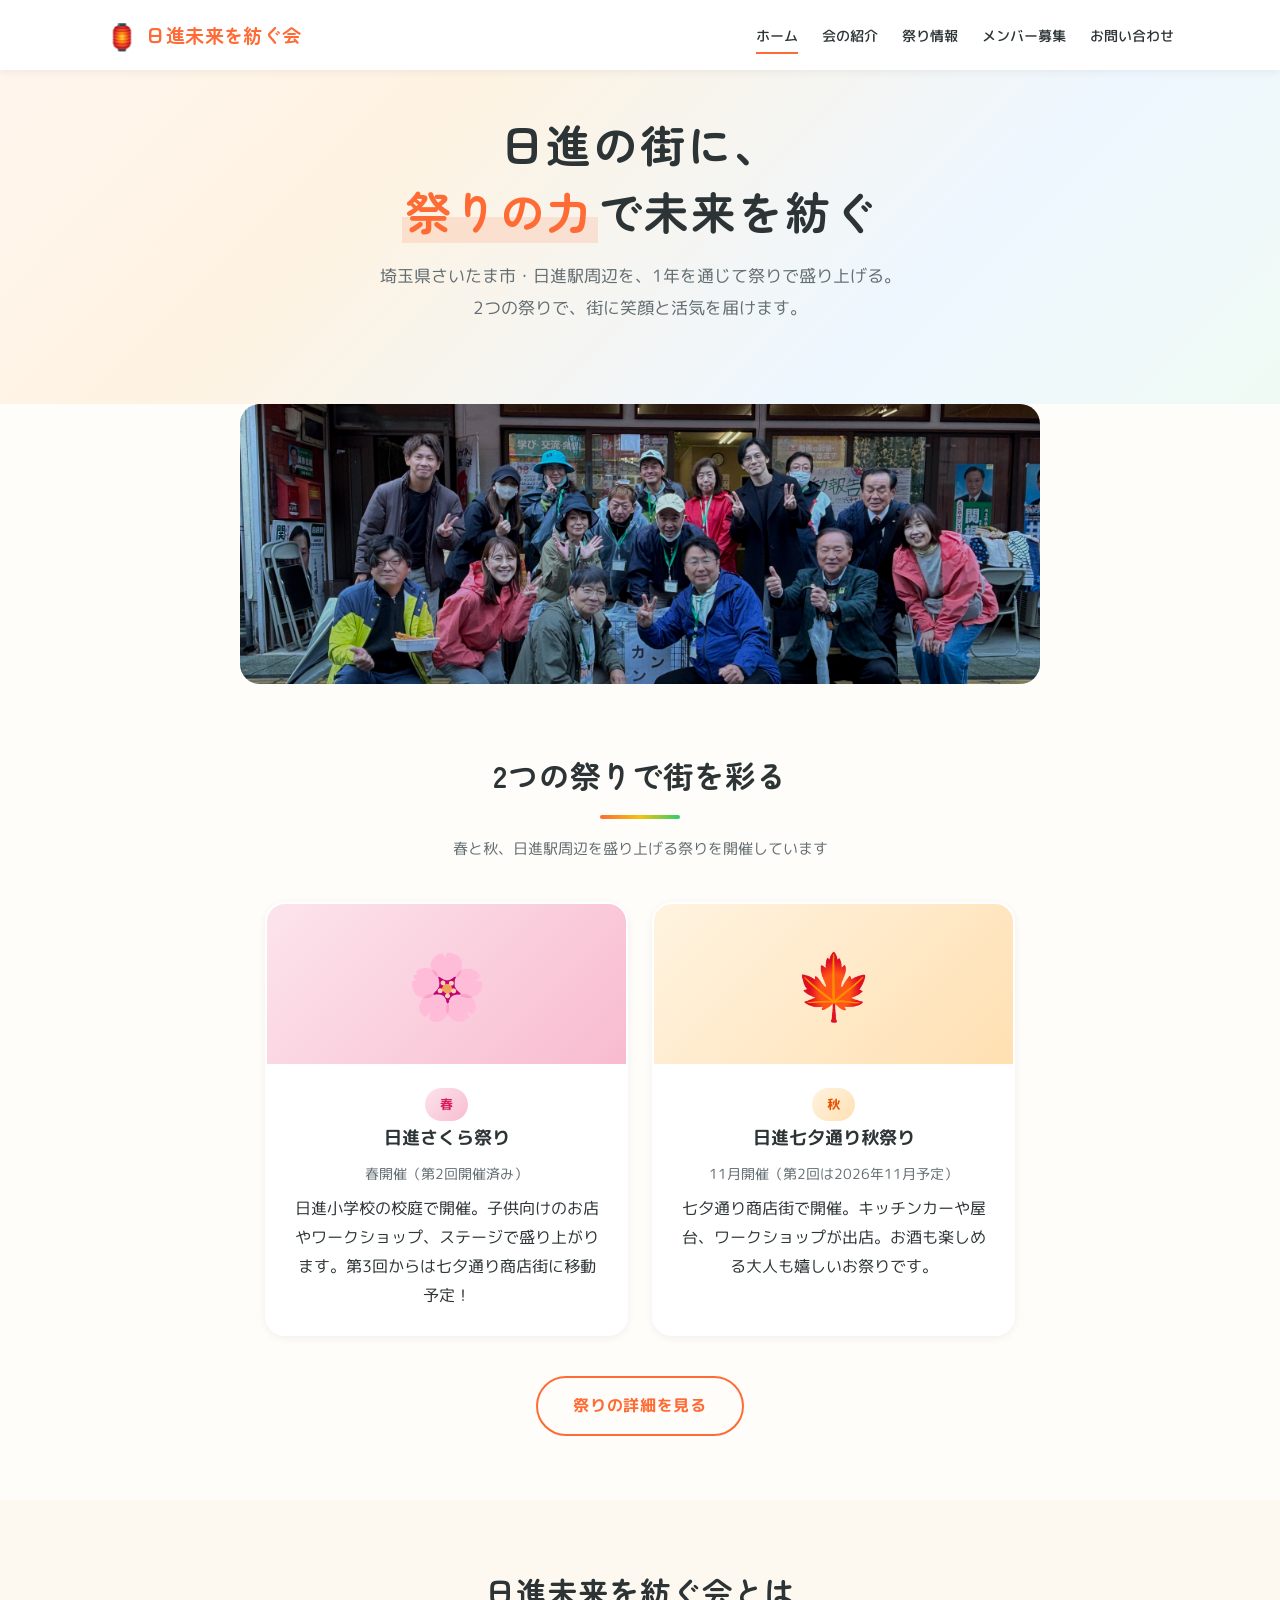
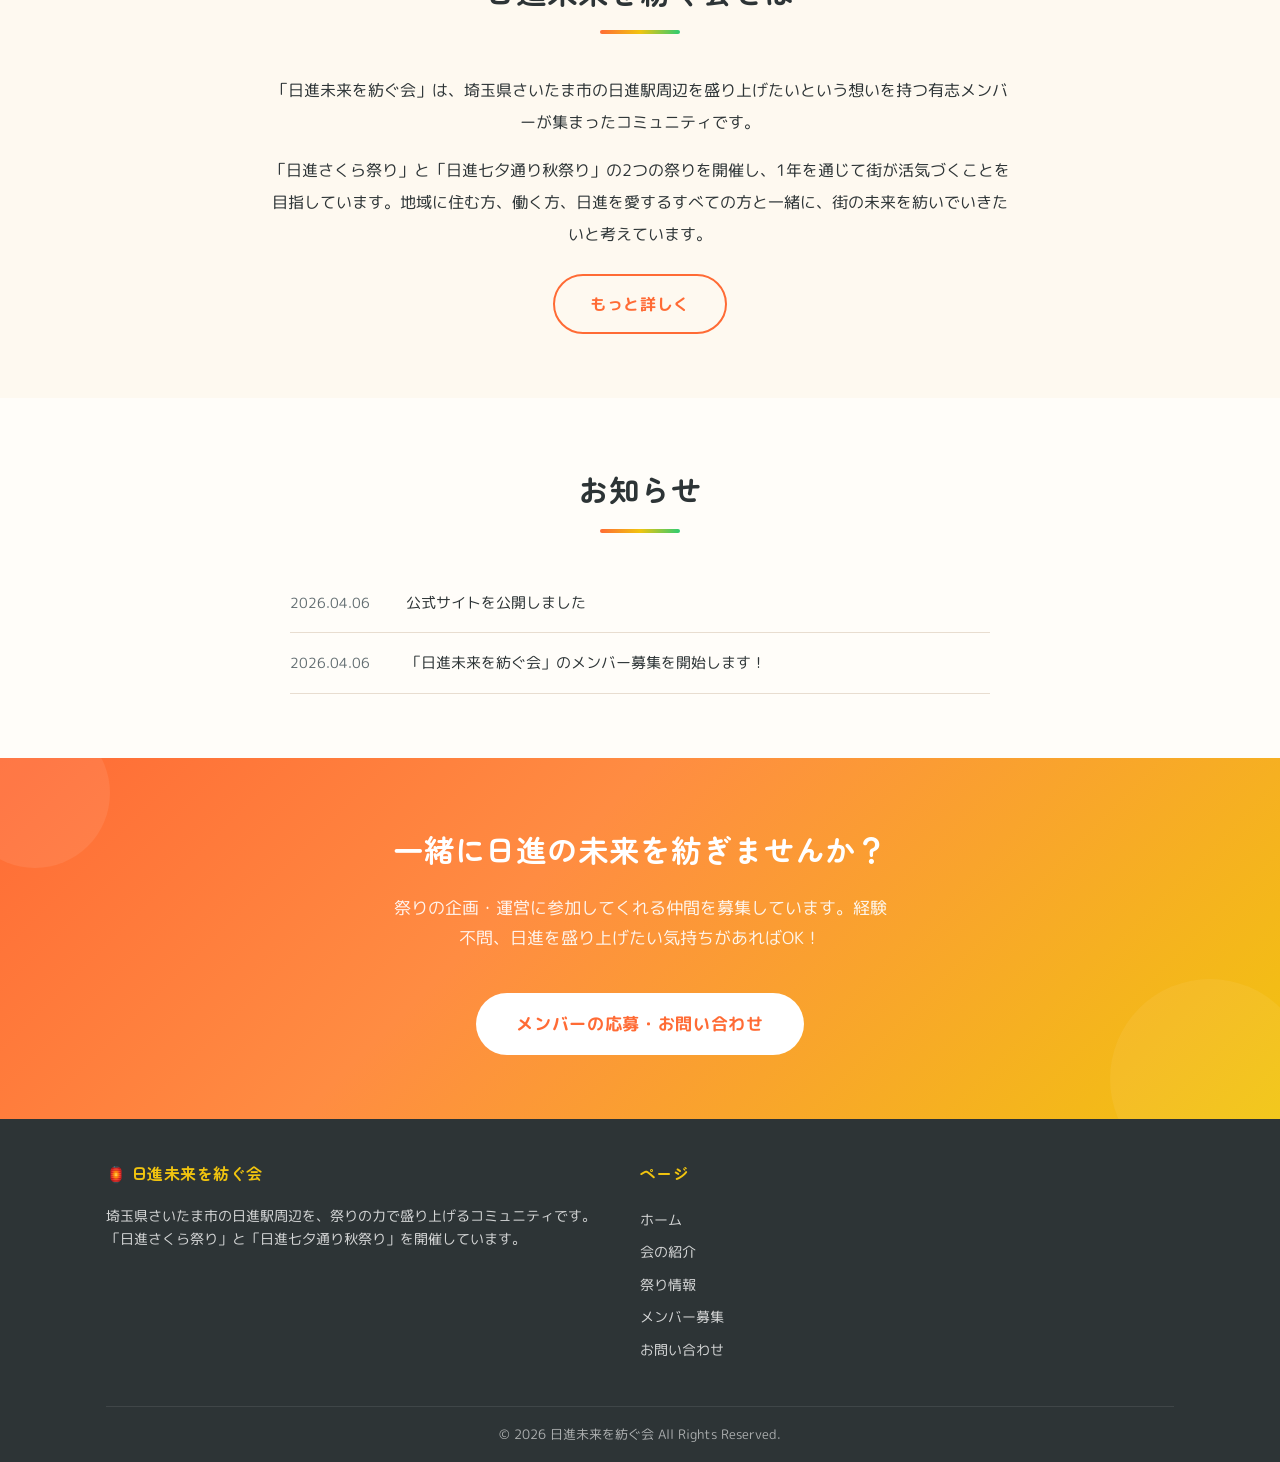
<file: index.html>
<!DOCTYPE html>
<html lang="ja">
<head>
  <meta charset="UTF-8">
  <meta name="viewport" content="width=device-width, initial-scale=1.0">
  <meta name="description" content="日進未来を紡ぐ会 - 埼玉県さいたま市日進駅周辺を祭りで盛り上げるコミュニティ。日進さくら祭り・日進七夕通り秋祭りを開催中。メンバー募集中！">
  <title>日進未来を紡ぐ会 | 祭りで街を盛り上げよう</title>
  <link rel="preconnect" href="https://fonts.googleapis.com">
  <link href="https://fonts.googleapis.com/css2?family=M+PLUS+Rounded+1c:wght@400;500;700;800&family=Zen+Maru+Gothic:wght@700&display=swap" rel="stylesheet">
  <link rel="stylesheet" href="css/style.css?v=7">
</head>
<body>

  <!-- ヘッダー -->
  <header class="header">
    <div class="header-inner">
      <a href="index.html" class="logo">
        <span class="logo-icon">🏮</span>
        <span>日進未来を紡ぐ会</span>
      </a>
      <button class="menu-toggle" onclick="document.querySelector('.nav').classList.toggle('open')" aria-label="メニュー">
        <span></span><span></span><span></span>
      </button>
      <nav class="nav">
        <ul class="nav-list">
          <li><a href="index.html" class="active">ホーム</a></li>
          <li><a href="about.html">会の紹介</a></li>
          <li><a href="festivals.html">祭り情報</a></li>
          <li><a href="join.html">メンバー募集</a></li>
          <li><a href="contact.html">お問い合わせ</a></li>
        </ul>
      </nav>
    </div>
  </header>

  <!-- ヒーロー -->
  <section class="hero">
    <div class="hero-text">
      <div class="container hero-content">
        <h1>日進の街に、<br><em>祭りの力</em>で未来を紡ぐ</h1>
        <p class="hero-description">
          埼玉県さいたま市・日進駅周辺を、1年を通じて祭りで盛り上げる。<br>
          2つの祭りで、街に笑顔と活気を届けます。
        </p>
        </div>
    </div>
    <div class="hero-image-wrapper">
      <img src="images/IMG_8781.jpeg" alt="日進未来を紡ぐ会のメンバー集合写真">
      <div class="hero-image-overlay"></div>
    </div>
  </section>

  <!-- 祭り紹介 -->
  <section class="section">
    <div class="container">
      <h2 class="section-title">2つの祭りで街を彩る</h2>
      <p class="section-subtitle">春と秋、日進駅周辺を盛り上げる祭りを開催しています</p>
      <div class="festivals-grid" style="grid-template-columns: repeat(2, 1fr); max-width: 750px; margin: 0 auto;">
        <div class="card festival-card">
          <div class="card-image" style="background: linear-gradient(135deg, #fce4ec, #f8bbd0);">🌸</div>
          <div class="card-body">
            <span class="tag tag-spring">春</span>
            <h3>日進さくら祭り</h3>
            <p class="festival-period">春開催（第2回開催済み）</p>
            <p>日進小学校の校庭で開催。子供向けのお店やワークショップ、ステージで盛り上がります。第3回からは七夕通り商店街に移動予定！</p>
          </div>
        </div>
        <div class="card festival-card">
          <div class="card-image" style="background: linear-gradient(135deg, #fff3e0, #ffe0b2);">🍁</div>
          <div class="card-body">
            <span class="tag tag-autumn">秋</span>
            <h3>日進七夕通り秋祭り</h3>
            <p class="festival-period">11月開催（第2回は2026年11月予定）</p>
            <p>七夕通り商店街で開催。キッチンカーや屋台、ワークショップが出店。お酒も楽しめる大人も嬉しいお祭りです。</p>
          </div>
        </div>
      </div>
      <div style="text-align: center; margin-top: var(--space-lg);">
        <a href="festivals.html" class="btn btn-outline">祭りの詳細を見る</a>
      </div>
    </div>
  </section>

  <!-- 会の紹介サマリー -->
  <section class="section section-alt">
    <div class="container">
      <h2 class="section-title">日進未来を紡ぐ会とは</h2>
      <div class="about-content" style="text-align: center;">
        <p>
          「日進未来を紡ぐ会」は、埼玉県さいたま市の日進駅周辺を盛り上げたいという想いを持つ有志メンバーが集まったコミュニティです。
        </p>
        <p>
          「日進さくら祭り」と「日進七夕通り秋祭り」の2つの祭りを開催し、1年を通じて街が活気づくことを目指しています。地域に住む方、働く方、日進を愛するすべての方と一緒に、街の未来を紡いでいきたいと考えています。
        </p>
        <div style="margin-top: var(--space-md);">
          <a href="about.html" class="btn btn-outline">もっと詳しく</a>
        </div>
      </div>
    </div>
  </section>

  <!-- お知らせ -->
  <section class="section">
    <div class="container">
      <h2 class="section-title">お知らせ</h2>
      <div class="news-list">
        <div class="news-item">
          <span class="news-date">2026.04.06</span>
          <span class="news-text">公式サイトを公開しました</span>
        </div>
        <div class="news-item">
          <span class="news-date">2026.04.06</span>
          <span class="news-text">「日進未来を紡ぐ会」のメンバー募集を開始します！</span>
        </div>
      </div>
    </div>
  </section>

  <!-- CTA -->
  <section class="cta-section">
    <div class="container">
      <h2>一緒に日進の未来を紡ぎませんか？</h2>
      <p>祭りの企画・運営に参加してくれる仲間を募集しています。経験不問、日進を盛り上げたい気持ちがあればOK！</p>
      <a href="https://forms.gle/bXw5ucu1r9WzK8cm6" target="_blank" class="btn btn-large">メンバーの応募・お問い合わせ</a>
    </div>
  </section>

  <!-- フッター -->
  <footer class="footer">
    <div class="footer-inner">
      <div class="footer-content">
        <div class="footer-about">
          <h4>🏮 日進未来を紡ぐ会</h4>
          <p>埼玉県さいたま市の日進駅周辺を、祭りの力で盛り上げるコミュニティです。「日進さくら祭り」と「日進七夕通り秋祭り」を開催しています。</p>
        </div>
        <div>
          <h4>ページ</h4>
          <div class="footer-links">
            <a href="index.html">ホーム</a>
            <a href="about.html">会の紹介</a>
            <a href="festivals.html">祭り情報</a>
            <a href="join.html">メンバー募集</a>
            <a href="contact.html">お問い合わせ</a>
          </div>
        </div>
      </div>
      <div class="footer-bottom">
        <p>&copy; 2026 日進未来を紡ぐ会 All Rights Reserved.</p>
      </div>
    </div>
  </footer>

</body>
</html>
</file>
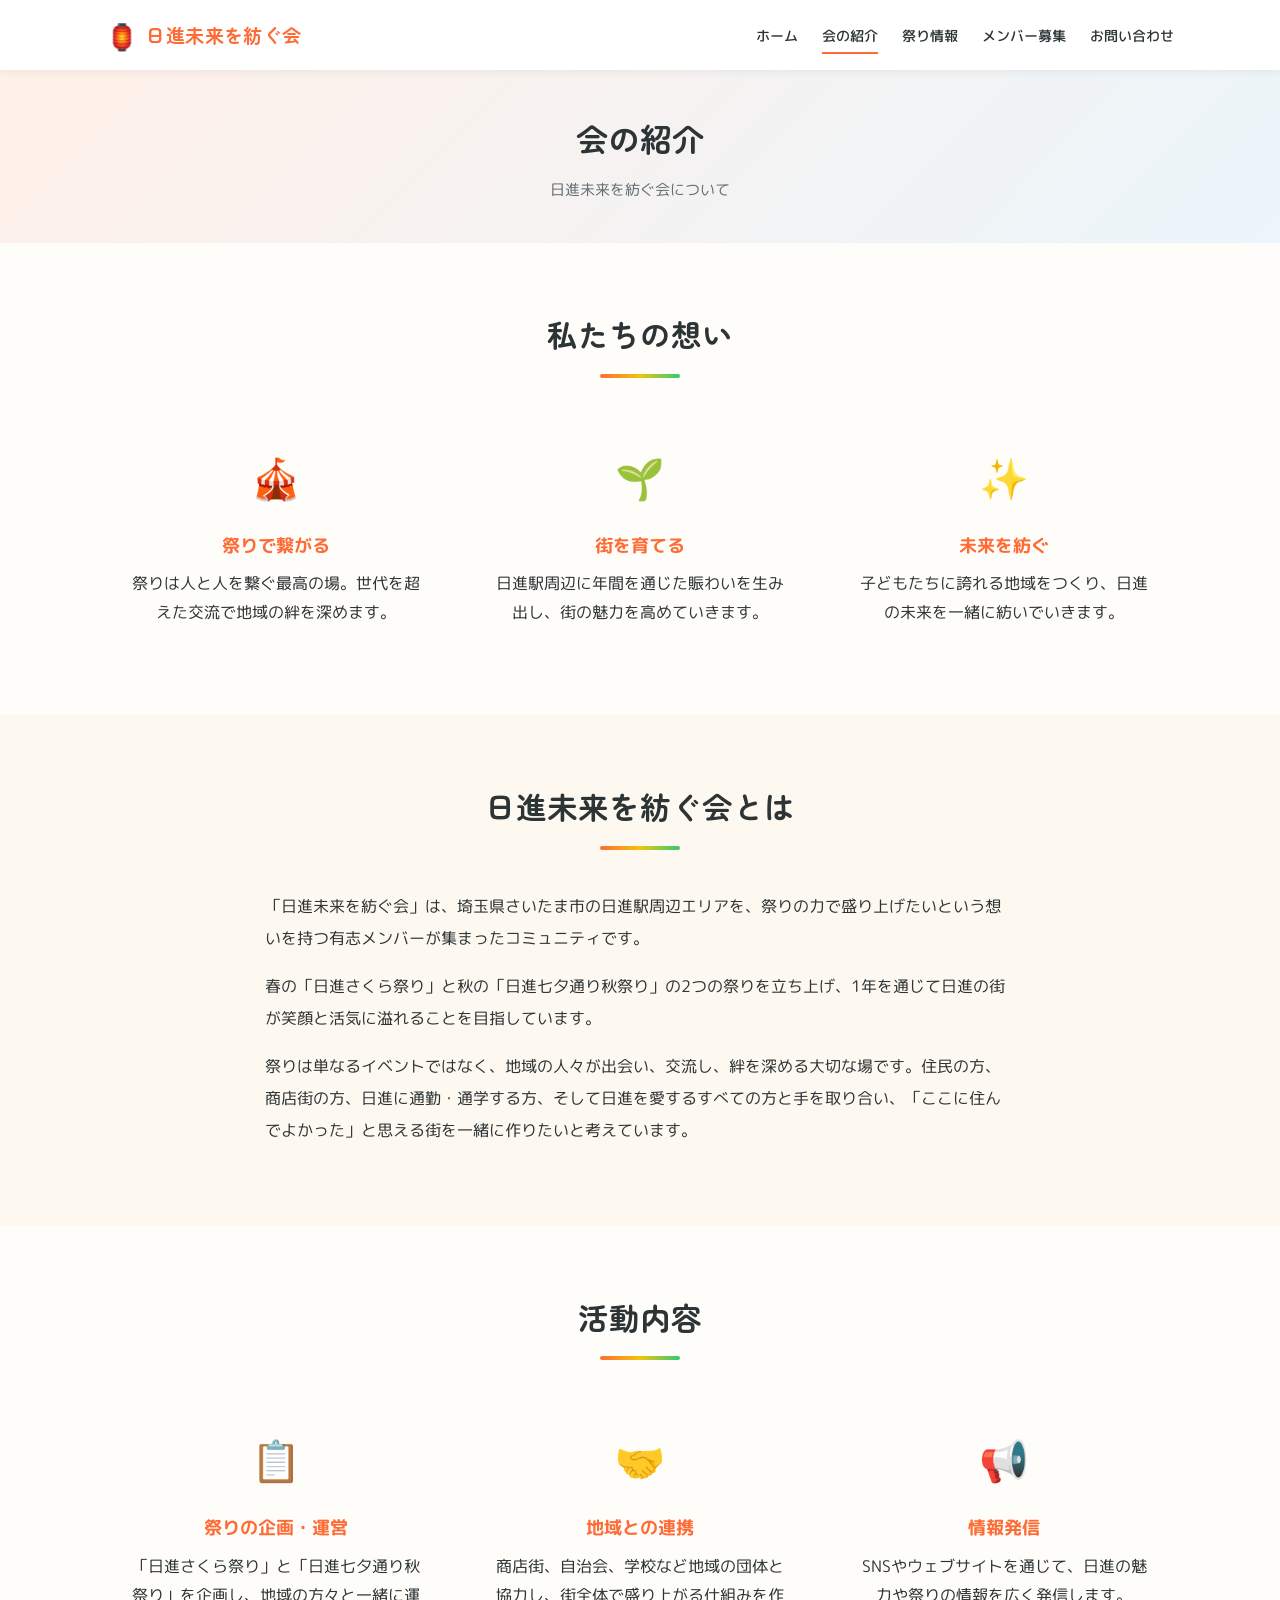
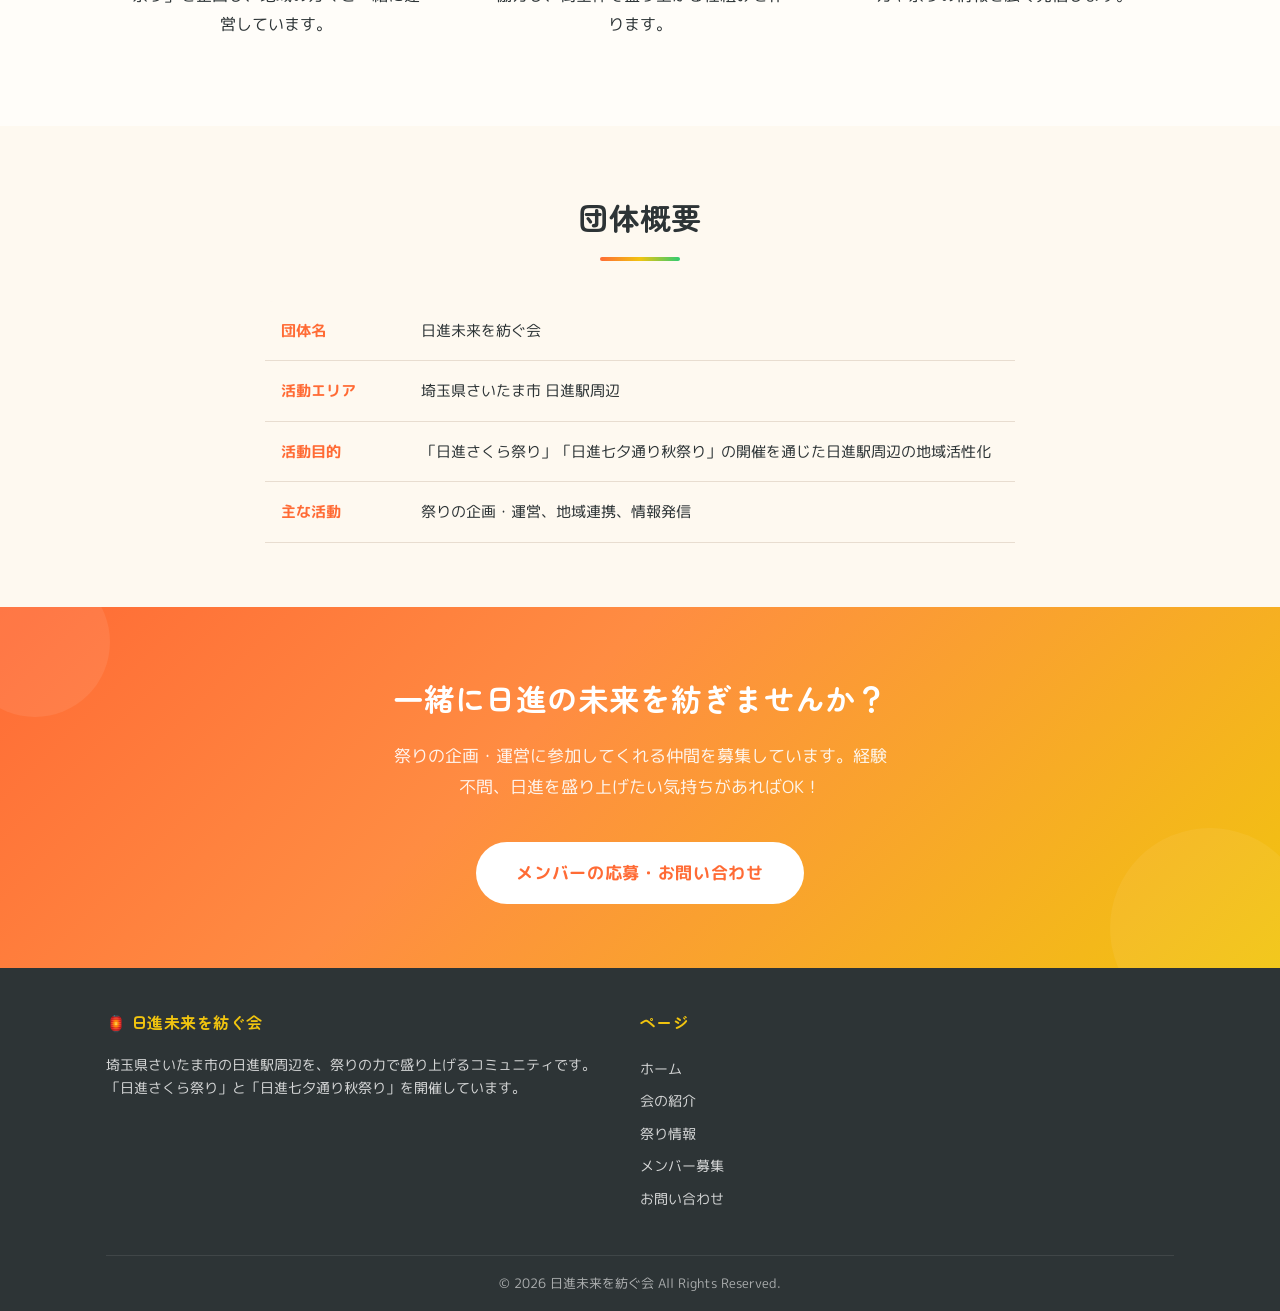
<file: about.html>
<!DOCTYPE html>
<html lang="ja">
<head>
  <meta charset="UTF-8">
  <meta name="viewport" content="width=device-width, initial-scale=1.0">
  <meta name="description" content="日進未来を紡ぐ会の紹介。設立の想い、ビジョン、活動内容について。">
  <title>会の紹介 | 日進未来を紡ぐ会</title>
  <link rel="preconnect" href="https://fonts.googleapis.com">
  <link href="https://fonts.googleapis.com/css2?family=M+PLUS+Rounded+1c:wght@400;500;700;800&family=Zen+Maru+Gothic:wght@700&display=swap" rel="stylesheet">
  <link rel="stylesheet" href="css/style.css">
</head>
<body>

  <!-- ヘッダー -->
  <header class="header">
    <div class="header-inner">
      <a href="index.html" class="logo">
        <span class="logo-icon">🏮</span>
        <span>日進未来を紡ぐ会</span>
      </a>
      <button class="menu-toggle" onclick="document.querySelector('.nav').classList.toggle('open')" aria-label="メニュー">
        <span></span><span></span><span></span>
      </button>
      <nav class="nav">
        <ul class="nav-list">
          <li><a href="index.html">ホーム</a></li>
          <li><a href="about.html" class="active">会の紹介</a></li>
          <li><a href="festivals.html">祭り情報</a></li>
          <li><a href="join.html">メンバー募集</a></li>
          <li><a href="contact.html">お問い合わせ</a></li>
        </ul>
      </nav>
    </div>
  </header>

  <!-- ページヘッダー -->
  <section class="page-header">
    <div class="container">
      <h1>会の紹介</h1>
      <p>日進未来を紡ぐ会について</p>
    </div>
  </section>

  <!-- ビジョン -->
  <section class="section">
    <div class="container">
      <h2 class="section-title">私たちの想い</h2>
      <div class="vision-grid">
        <div class="vision-item">
          <div class="vision-icon">🎪</div>
          <h3>祭りで繋がる</h3>
          <p>祭りは人と人を繋ぐ最高の場。世代を超えた交流で地域の絆を深めます。</p>
        </div>
        <div class="vision-item">
          <div class="vision-icon">🌱</div>
          <h3>街を育てる</h3>
          <p>日進駅周辺に年間を通じた賑わいを生み出し、街の魅力を高めていきます。</p>
        </div>
        <div class="vision-item">
          <div class="vision-icon">✨</div>
          <h3>未来を紡ぐ</h3>
          <p>子どもたちに誇れる地域をつくり、日進の未来を一緒に紡いでいきます。</p>
        </div>
      </div>
    </div>
  </section>

  <!-- 会について -->
  <section class="section section-alt">
    <div class="container">
      <h2 class="section-title">日進未来を紡ぐ会とは</h2>
      <div class="about-content">
        <p>
          「日進未来を紡ぐ会」は、埼玉県さいたま市の日進駅周辺エリアを、祭りの力で盛り上げたいという想いを持つ有志メンバーが集まったコミュニティです。
        </p>
        <p>
          春の「日進さくら祭り」と秋の「日進七夕通り秋祭り」の2つの祭りを立ち上げ、1年を通じて日進の街が笑顔と活気に溢れることを目指しています。
        </p>
        <p>
          祭りは単なるイベントではなく、地域の人々が出会い、交流し、絆を深める大切な場です。住民の方、商店街の方、日進に通勤・通学する方、そして日進を愛するすべての方と手を取り合い、「ここに住んでよかった」と思える街を一緒に作りたいと考えています。
        </p>
      </div>
    </div>
  </section>

  <!-- 活動内容 -->
  <section class="section">
    <div class="container">
      <h2 class="section-title">活動内容</h2>
      <div class="vision-grid">
        <div class="vision-item">
          <div class="vision-icon">📋</div>
          <h3>祭りの企画・運営</h3>
          <p>「日進さくら祭り」と「日進七夕通り秋祭り」を企画し、地域の方々と一緒に運営しています。</p>
        </div>
        <div class="vision-item">
          <div class="vision-icon">🤝</div>
          <h3>地域との連携</h3>
          <p>商店街、自治会、学校など地域の団体と協力し、街全体で盛り上がる仕組みを作ります。</p>
        </div>
        <div class="vision-item">
          <div class="vision-icon">📢</div>
          <h3>情報発信</h3>
          <p>SNSやウェブサイトを通じて、日進の魅力や祭りの情報を広く発信します。</p>
        </div>
      </div>
    </div>
  </section>

  <!-- 団体概要 -->
  <section class="section section-alt">
    <div class="container">
      <h2 class="section-title">団体概要</h2>
      <div class="about-content">
        <table class="info-table">
          <tr>
            <th>団体名</th>
            <td>日進未来を紡ぐ会</td>
          </tr>
          <tr>
            <th>活動エリア</th>
            <td>埼玉県さいたま市 日進駅周辺</td>
          </tr>
          <tr>
            <th>活動目的</th>
            <td>「日進さくら祭り」「日進七夕通り秋祭り」の開催を通じた日進駅周辺の地域活性化</td>
          </tr>
          <tr>
            <th>主な活動</th>
            <td>祭りの企画・運営、地域連携、情報発信</td>
          </tr>
        </table>
      </div>
    </div>
  </section>

  <!-- CTA -->
  <section class="cta-section">
    <div class="container">
      <h2>一緒に日進の未来を紡ぎませんか？</h2>
      <p>祭りの企画・運営に参加してくれる仲間を募集しています。経験不問、日進を盛り上げたい気持ちがあればOK！</p>
      <a href="https://forms.gle/bXw5ucu1r9WzK8cm6" target="_blank" class="btn btn-large">メンバーの応募・お問い合わせ</a>
    </div>
  </section>

  <!-- フッター -->
  <footer class="footer">
    <div class="footer-inner">
      <div class="footer-content">
        <div class="footer-about">
          <h4>🏮 日進未来を紡ぐ会</h4>
          <p>埼玉県さいたま市の日進駅周辺を、祭りの力で盛り上げるコミュニティです。「日進さくら祭り」と「日進七夕通り秋祭り」を開催しています。</p>
        </div>
        <div>
          <h4>ページ</h4>
          <div class="footer-links">
            <a href="index.html">ホーム</a>
            <a href="about.html">会の紹介</a>
            <a href="festivals.html">祭り情報</a>
            <a href="join.html">メンバー募集</a>
            <a href="contact.html">お問い合わせ</a>
          </div>
        </div>
      </div>
      <div class="footer-bottom">
        <p>&copy; 2026 日進未来を紡ぐ会 All Rights Reserved.</p>
      </div>
    </div>
  </footer>

</body>
</html>
</file>
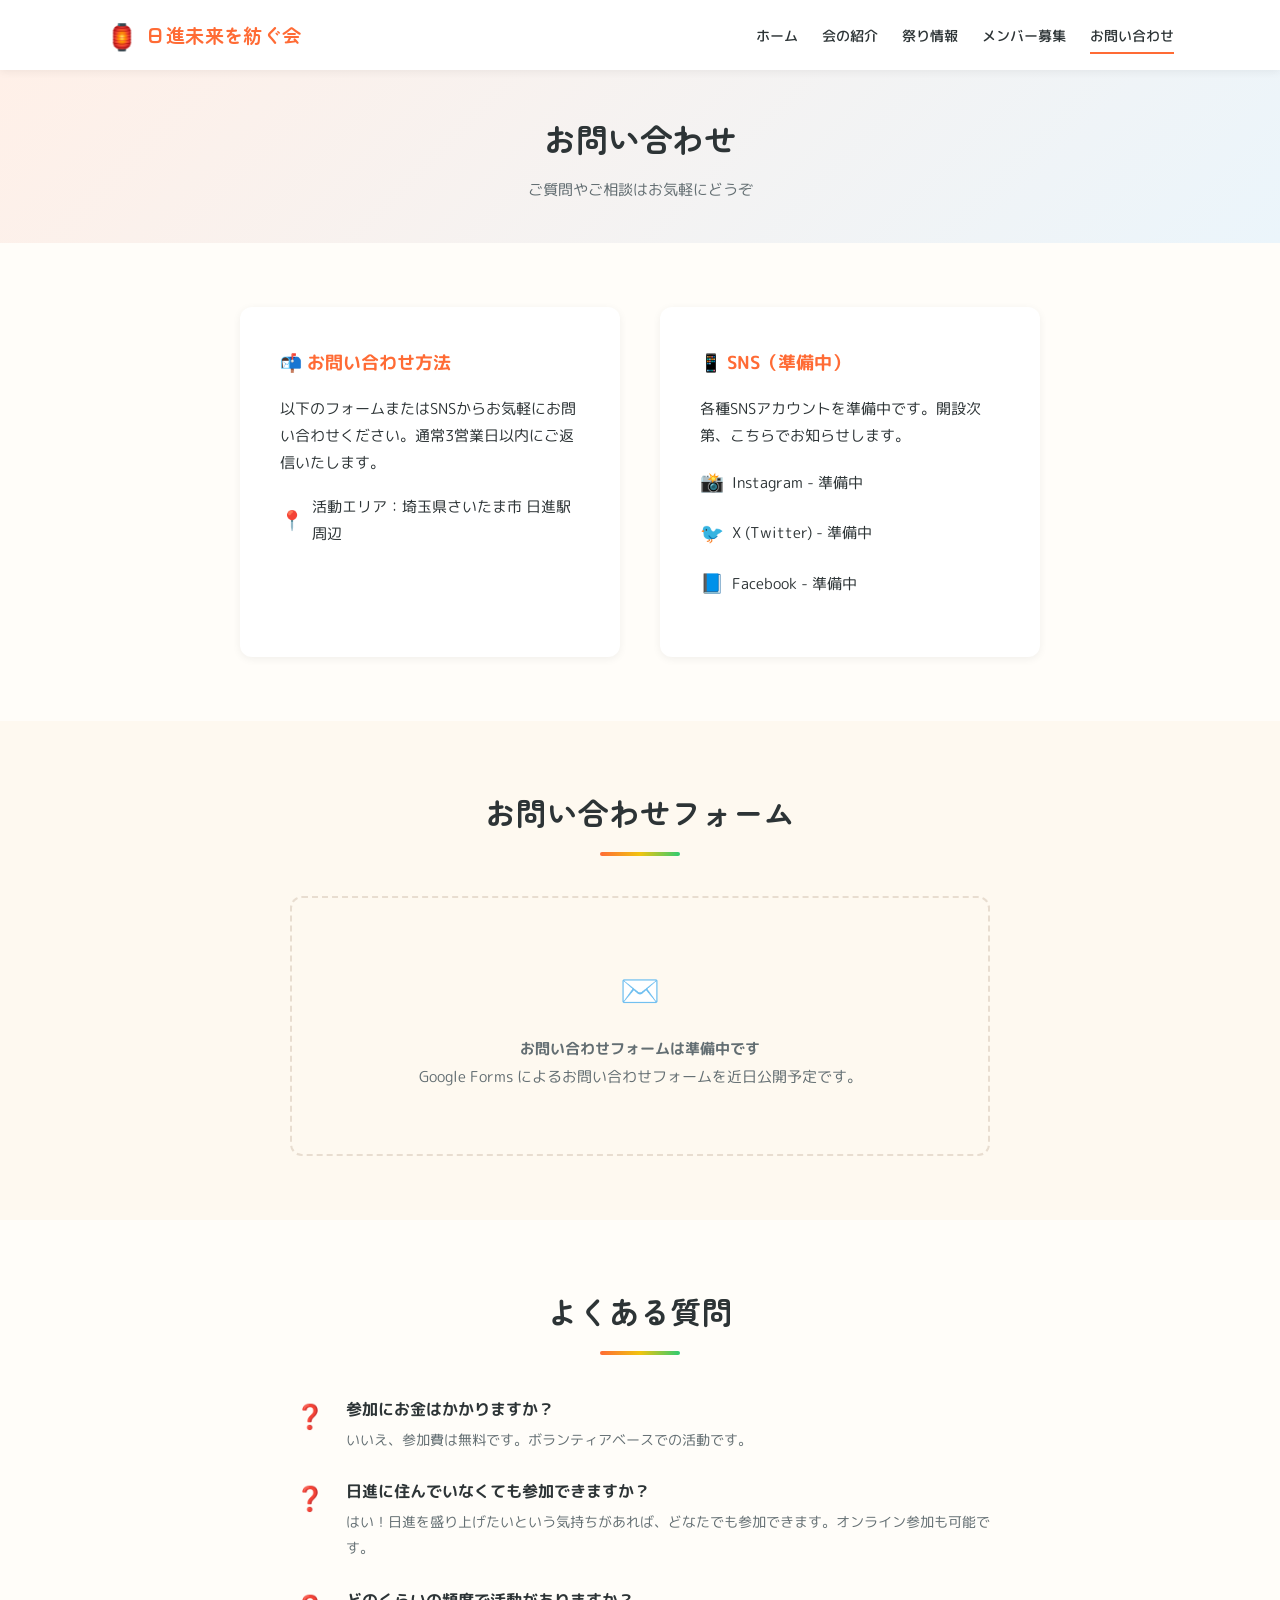
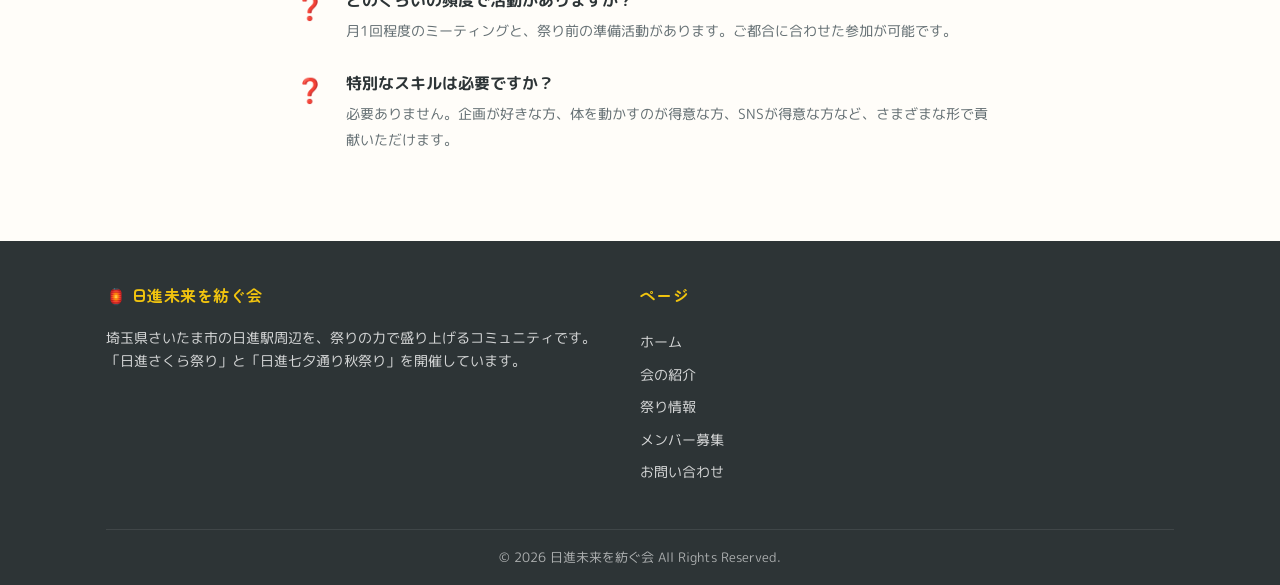
<file: contact.html>
<!DOCTYPE html>
<html lang="ja">
<head>
  <meta charset="UTF-8">
  <meta name="viewport" content="width=device-width, initial-scale=1.0">
  <meta name="description" content="日進未来を紡ぐ会へのお問い合わせページ。ご質問やご相談はこちらからどうぞ。">
  <title>お問い合わせ | 日進未来を紡ぐ会</title>
  <link rel="preconnect" href="https://fonts.googleapis.com">
  <link href="https://fonts.googleapis.com/css2?family=M+PLUS+Rounded+1c:wght@400;500;700;800&family=Zen+Maru+Gothic:wght@700&display=swap" rel="stylesheet">
  <link rel="stylesheet" href="css/style.css">
</head>
<body>

  <!-- ヘッダー -->
  <header class="header">
    <div class="header-inner">
      <a href="index.html" class="logo">
        <span class="logo-icon">🏮</span>
        <span>日進未来を紡ぐ会</span>
      </a>
      <button class="menu-toggle" onclick="document.querySelector('.nav').classList.toggle('open')" aria-label="メニュー">
        <span></span><span></span><span></span>
      </button>
      <nav class="nav">
        <ul class="nav-list">
          <li><a href="index.html">ホーム</a></li>
          <li><a href="about.html">会の紹介</a></li>
          <li><a href="festivals.html">祭り情報</a></li>
          <li><a href="join.html">メンバー募集</a></li>
          <li><a href="contact.html" class="active">お問い合わせ</a></li>
        </ul>
      </nav>
    </div>
  </header>

  <!-- ページヘッダー -->
  <section class="page-header">
    <div class="container">
      <h1>お問い合わせ</h1>
      <p>ご質問やご相談はお気軽にどうぞ</p>
    </div>
  </section>

  <!-- お問い合わせ内容 -->
  <section class="section">
    <div class="container">
      <div class="contact-grid">
        <div class="contact-info-card">
          <h3>📬 お問い合わせ方法</h3>
          <p style="margin-bottom: var(--space-sm); font-size: 0.95rem;">
            以下のフォームまたはSNSからお気軽にお問い合わせください。通常3営業日以内にご返信いたします。
          </p>
          <div class="contact-item">
            <span>📍</span>
            <span>活動エリア：埼玉県さいたま市 日進駅周辺</span>
          </div>
        </div>
        <div class="contact-info-card">
          <h3>📱 SNS（準備中）</h3>
          <p style="margin-bottom: var(--space-sm); font-size: 0.95rem;">
            各種SNSアカウントを準備中です。開設次第、こちらでお知らせします。
          </p>
          <div class="contact-item">
            <span>📸</span>
            <span>Instagram - 準備中</span>
          </div>
          <div class="contact-item">
            <span>🐦</span>
            <span>X (Twitter) - 準備中</span>
          </div>
          <div class="contact-item">
            <span>📘</span>
            <span>Facebook - 準備中</span>
          </div>
        </div>
      </div>
    </div>
  </section>

  <!-- お問い合わせフォーム -->
  <section class="section section-alt">
    <div class="container">
      <h2 class="section-title">お問い合わせフォーム</h2>
      <div class="form-placeholder">
        <p style="font-size: 2rem; margin-bottom: var(--space-sm);">✉️</p>
        <p><strong>お問い合わせフォームは準備中です</strong></p>
        <p>Google Forms によるお問い合わせフォームを近日公開予定です。</p>
        <!-- Google Forms 埋め込み例:
        <iframe src="YOUR_GOOGLE_FORM_URL" width="100%" height="600" frameborder="0">読み込んでいます…</iframe>
        -->
      </div>
    </div>
  </section>

  <!-- よくある質問 -->
  <section class="section">
    <div class="container">
      <h2 class="section-title">よくある質問</h2>
      <div class="join-info">
        <div class="join-info-item">
          <div class="join-info-icon">❓</div>
          <div>
            <h4>参加にお金はかかりますか？</h4>
            <p>いいえ、参加費は無料です。ボランティアベースでの活動です。</p>
          </div>
        </div>
        <div class="join-info-item">
          <div class="join-info-icon">❓</div>
          <div>
            <h4>日進に住んでいなくても参加できますか？</h4>
            <p>はい！日進を盛り上げたいという気持ちがあれば、どなたでも参加できます。オンライン参加も可能です。</p>
          </div>
        </div>
        <div class="join-info-item">
          <div class="join-info-icon">❓</div>
          <div>
            <h4>どのくらいの頻度で活動がありますか？</h4>
            <p>月1回程度のミーティングと、祭り前の準備活動があります。ご都合に合わせた参加が可能です。</p>
          </div>
        </div>
        <div class="join-info-item">
          <div class="join-info-icon">❓</div>
          <div>
            <h4>特別なスキルは必要ですか？</h4>
            <p>必要ありません。企画が好きな方、体を動かすのが得意な方、SNSが得意な方など、さまざまな形で貢献いただけます。</p>
          </div>
        </div>
      </div>
    </div>
  </section>

  <!-- フッター -->
  <footer class="footer">
    <div class="footer-inner">
      <div class="footer-content">
        <div class="footer-about">
          <h4>🏮 日進未来を紡ぐ会</h4>
          <p>埼玉県さいたま市の日進駅周辺を、祭りの力で盛り上げるコミュニティです。「日進さくら祭り」と「日進七夕通り秋祭り」を開催しています。</p>
        </div>
        <div>
          <h4>ページ</h4>
          <div class="footer-links">
            <a href="index.html">ホーム</a>
            <a href="about.html">会の紹介</a>
            <a href="festivals.html">祭り情報</a>
            <a href="join.html">メンバー募集</a>
            <a href="contact.html">お問い合わせ</a>
          </div>
        </div>
      </div>
      <div class="footer-bottom">
        <p>&copy; 2026 日進未来を紡ぐ会 All Rights Reserved.</p>
      </div>
    </div>
  </footer>

</body>
</html>
</file>
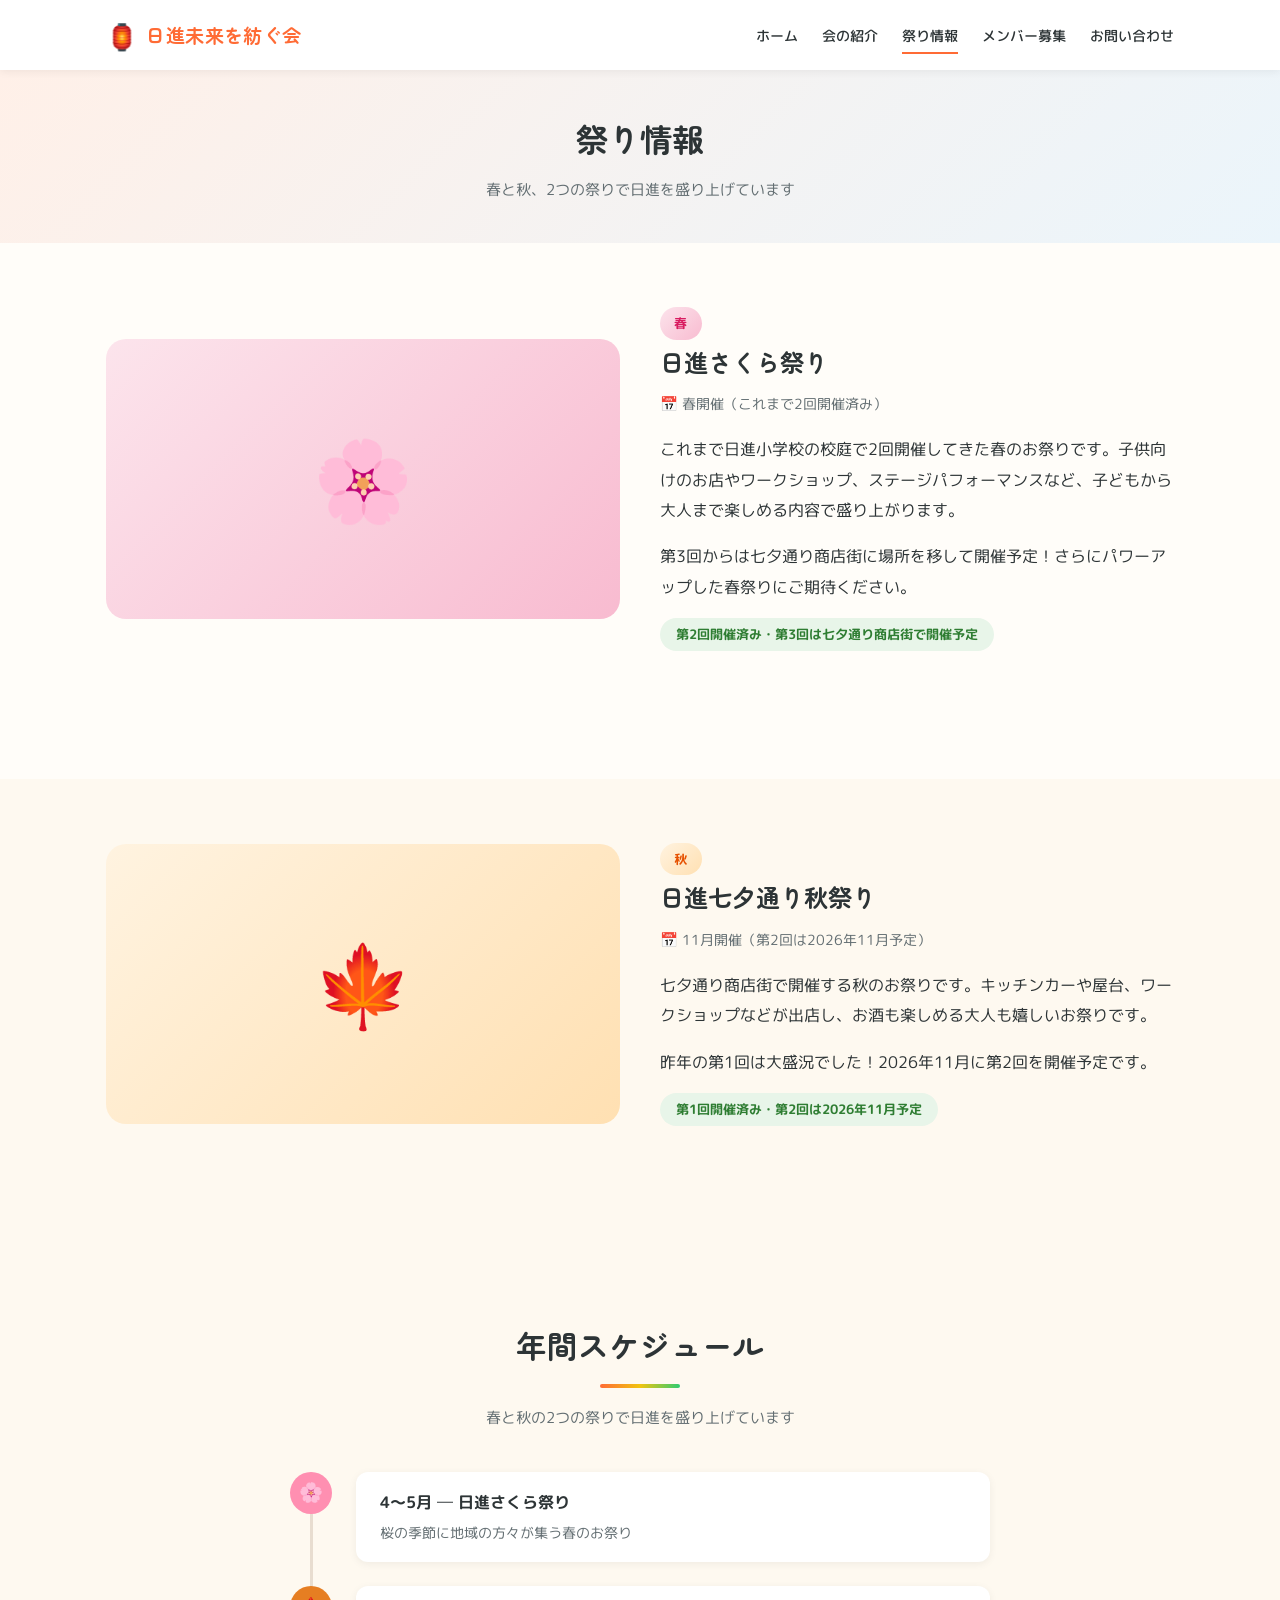
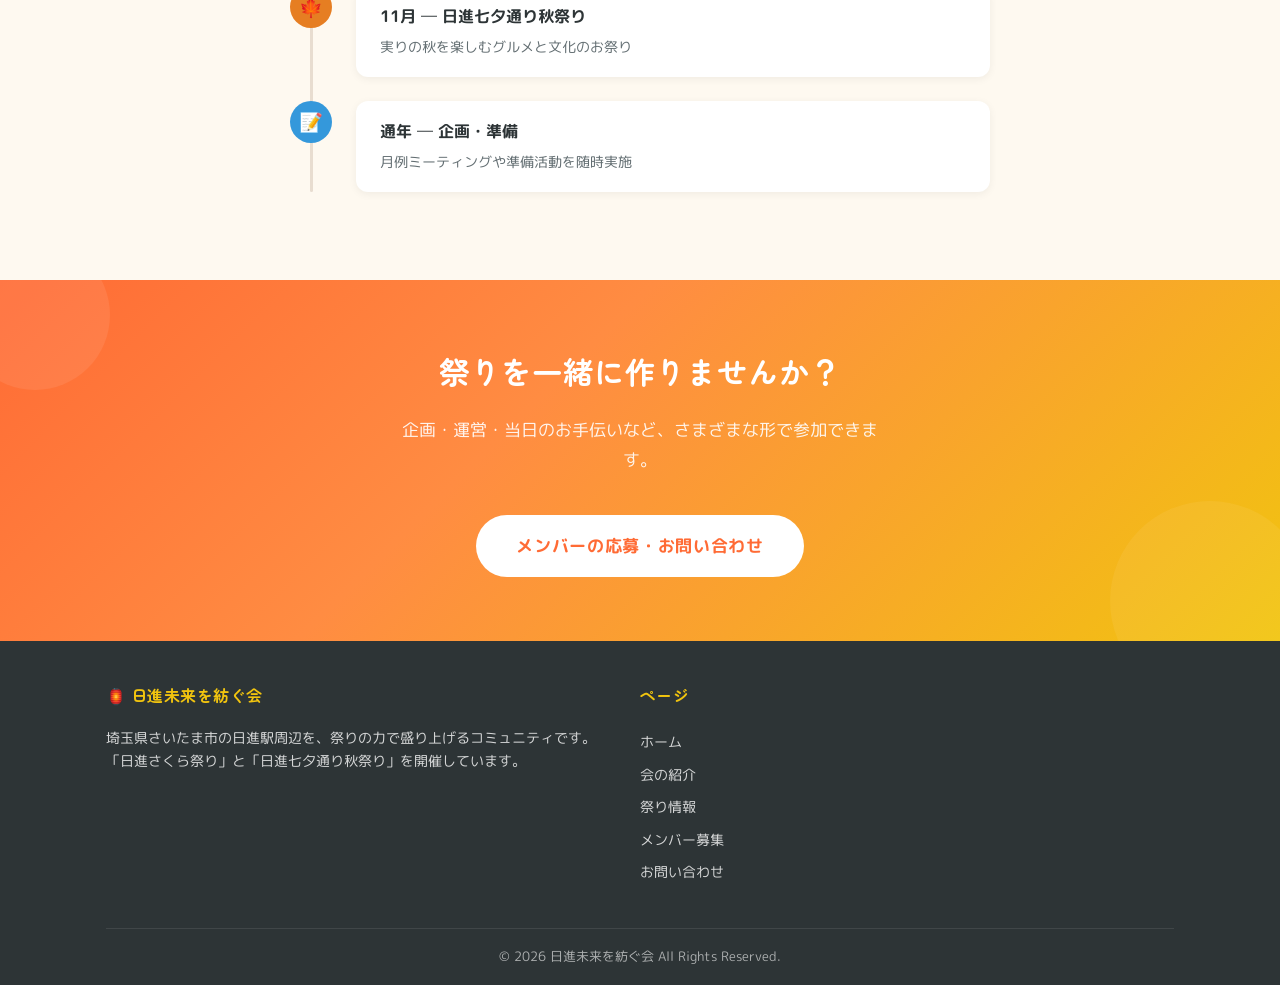
<file: festivals.html>
<!DOCTYPE html>
<html lang="ja">
<head>
  <meta charset="UTF-8">
  <meta name="viewport" content="width=device-width, initial-scale=1.0">
  <meta name="description" content="日進未来を紡ぐ会が開催する「日進さくら祭り」と「日進七夕通り秋祭り」の情報。">
  <title>祭り情報 | 日進未来を紡ぐ会</title>
  <link rel="preconnect" href="https://fonts.googleapis.com">
  <link href="https://fonts.googleapis.com/css2?family=M+PLUS+Rounded+1c:wght@400;500;700;800&family=Zen+Maru+Gothic:wght@700&display=swap" rel="stylesheet">
  <link rel="stylesheet" href="css/style.css">
</head>
<body>

  <!-- ヘッダー -->
  <header class="header">
    <div class="header-inner">
      <a href="index.html" class="logo">
        <span class="logo-icon">🏮</span>
        <span>日進未来を紡ぐ会</span>
      </a>
      <button class="menu-toggle" onclick="document.querySelector('.nav').classList.toggle('open')" aria-label="メニュー">
        <span></span><span></span><span></span>
      </button>
      <nav class="nav">
        <ul class="nav-list">
          <li><a href="index.html">ホーム</a></li>
          <li><a href="about.html">会の紹介</a></li>
          <li><a href="festivals.html" class="active">祭り情報</a></li>
          <li><a href="join.html">メンバー募集</a></li>
          <li><a href="contact.html">お問い合わせ</a></li>
        </ul>
      </nav>
    </div>
  </header>

  <!-- ページヘッダー -->
  <section class="page-header">
    <div class="container">
      <h1>祭り情報</h1>
      <p>春と秋、2つの祭りで日進を盛り上げています</p>
    </div>
  </section>

  <!-- 春祭り -->
  <section class="section">
    <div class="container">
      <div class="festival-detail">
        <div class="festival-visual" style="background: linear-gradient(135deg, #fce4ec, #f8bbd0);">🌸</div>
        <div class="festival-info">
          <span class="tag tag-spring">春</span>
          <h3>日進さくら祭り</h3>
          <p class="festival-period">📅 春開催（これまで2回開催済み）</p>
          <p>
            これまで日進小学校の校庭で2回開催してきた春のお祭りです。子供向けのお店やワークショップ、ステージパフォーマンスなど、子どもから大人まで楽しめる内容で盛り上がります。
          </p>
          <p>
            第3回からは七夕通り商店街に場所を移して開催予定！さらにパワーアップした春祭りにご期待ください。
          </p>
          <span class="festival-status status-active">第2回開催済み・第3回は七夕通り商店街で開催予定</span>
        </div>
      </div>
    </div>
  </section>

  <!-- 秋祭り -->
  <section class="section section-alt">
    <div class="container">
      <div class="festival-detail">
        <div class="festival-visual" style="background: linear-gradient(135deg, #fff3e0, #ffe0b2);">🍁</div>
        <div class="festival-info">
          <span class="tag tag-autumn">秋</span>
          <h3>日進七夕通り秋祭り</h3>
          <p class="festival-period">📅 11月開催（第2回は2026年11月予定）</p>
          <p>
            七夕通り商店街で開催する秋のお祭りです。キッチンカーや屋台、ワークショップなどが出店し、お酒も楽しめる大人も嬉しいお祭りです。
          </p>
          <p>
            昨年の第1回は大盛況でした！2026年11月に第2回を開催予定です。
          </p>
          <span class="festival-status status-active">第1回開催済み・第2回は2026年11月予定</span>
        </div>
      </div>
    </div>
  </section>

  <!-- 年間スケジュール -->
  <section class="section section-alt">
    <div class="container">
      <h2 class="section-title">年間スケジュール</h2>
      <p class="section-subtitle">春と秋の2つの祭りで日進を盛り上げています</p>
      <div class="timeline">
        <div class="timeline-item">
          <div class="timeline-dot" style="background: var(--color-spring);">🌸</div>
          <div class="timeline-content">
            <h4>4〜5月 ─ 日進さくら祭り</h4>
            <p>桜の季節に地域の方々が集う春のお祭り</p>
          </div>
        </div>
        <div class="timeline-item">
          <div class="timeline-dot" style="background: var(--color-autumn);">🍁</div>
          <div class="timeline-content">
            <h4>11月 ─ 日進七夕通り秋祭り</h4>
            <p>実りの秋を楽しむグルメと文化のお祭り</p>
          </div>
        </div>
        <div class="timeline-item">
          <div class="timeline-dot" style="background: var(--color-accent);">📝</div>
          <div class="timeline-content">
            <h4>通年 ─ 企画・準備</h4>
            <p>月例ミーティングや準備活動を随時実施</p>
          </div>
        </div>
      </div>
    </div>
  </section>

  <!-- CTA -->
  <section class="cta-section">
    <div class="container">
      <h2>祭りを一緒に作りませんか？</h2>
      <p>企画・運営・当日のお手伝いなど、さまざまな形で参加できます。</p>
      <a href="https://forms.gle/bXw5ucu1r9WzK8cm6" target="_blank" class="btn btn-large">メンバーの応募・お問い合わせ</a>
    </div>
  </section>

  <!-- フッター -->
  <footer class="footer">
    <div class="footer-inner">
      <div class="footer-content">
        <div class="footer-about">
          <h4>🏮 日進未来を紡ぐ会</h4>
          <p>埼玉県さいたま市の日進駅周辺を、祭りの力で盛り上げるコミュニティです。「日進さくら祭り」と「日進七夕通り秋祭り」を開催しています。</p>
        </div>
        <div>
          <h4>ページ</h4>
          <div class="footer-links">
            <a href="index.html">ホーム</a>
            <a href="about.html">会の紹介</a>
            <a href="festivals.html">祭り情報</a>
            <a href="join.html">メンバー募集</a>
            <a href="contact.html">お問い合わせ</a>
          </div>
        </div>
      </div>
      <div class="footer-bottom">
        <p>&copy; 2026 日進未来を紡ぐ会 All Rights Reserved.</p>
      </div>
    </div>
  </footer>

</body>
</html>
</file>
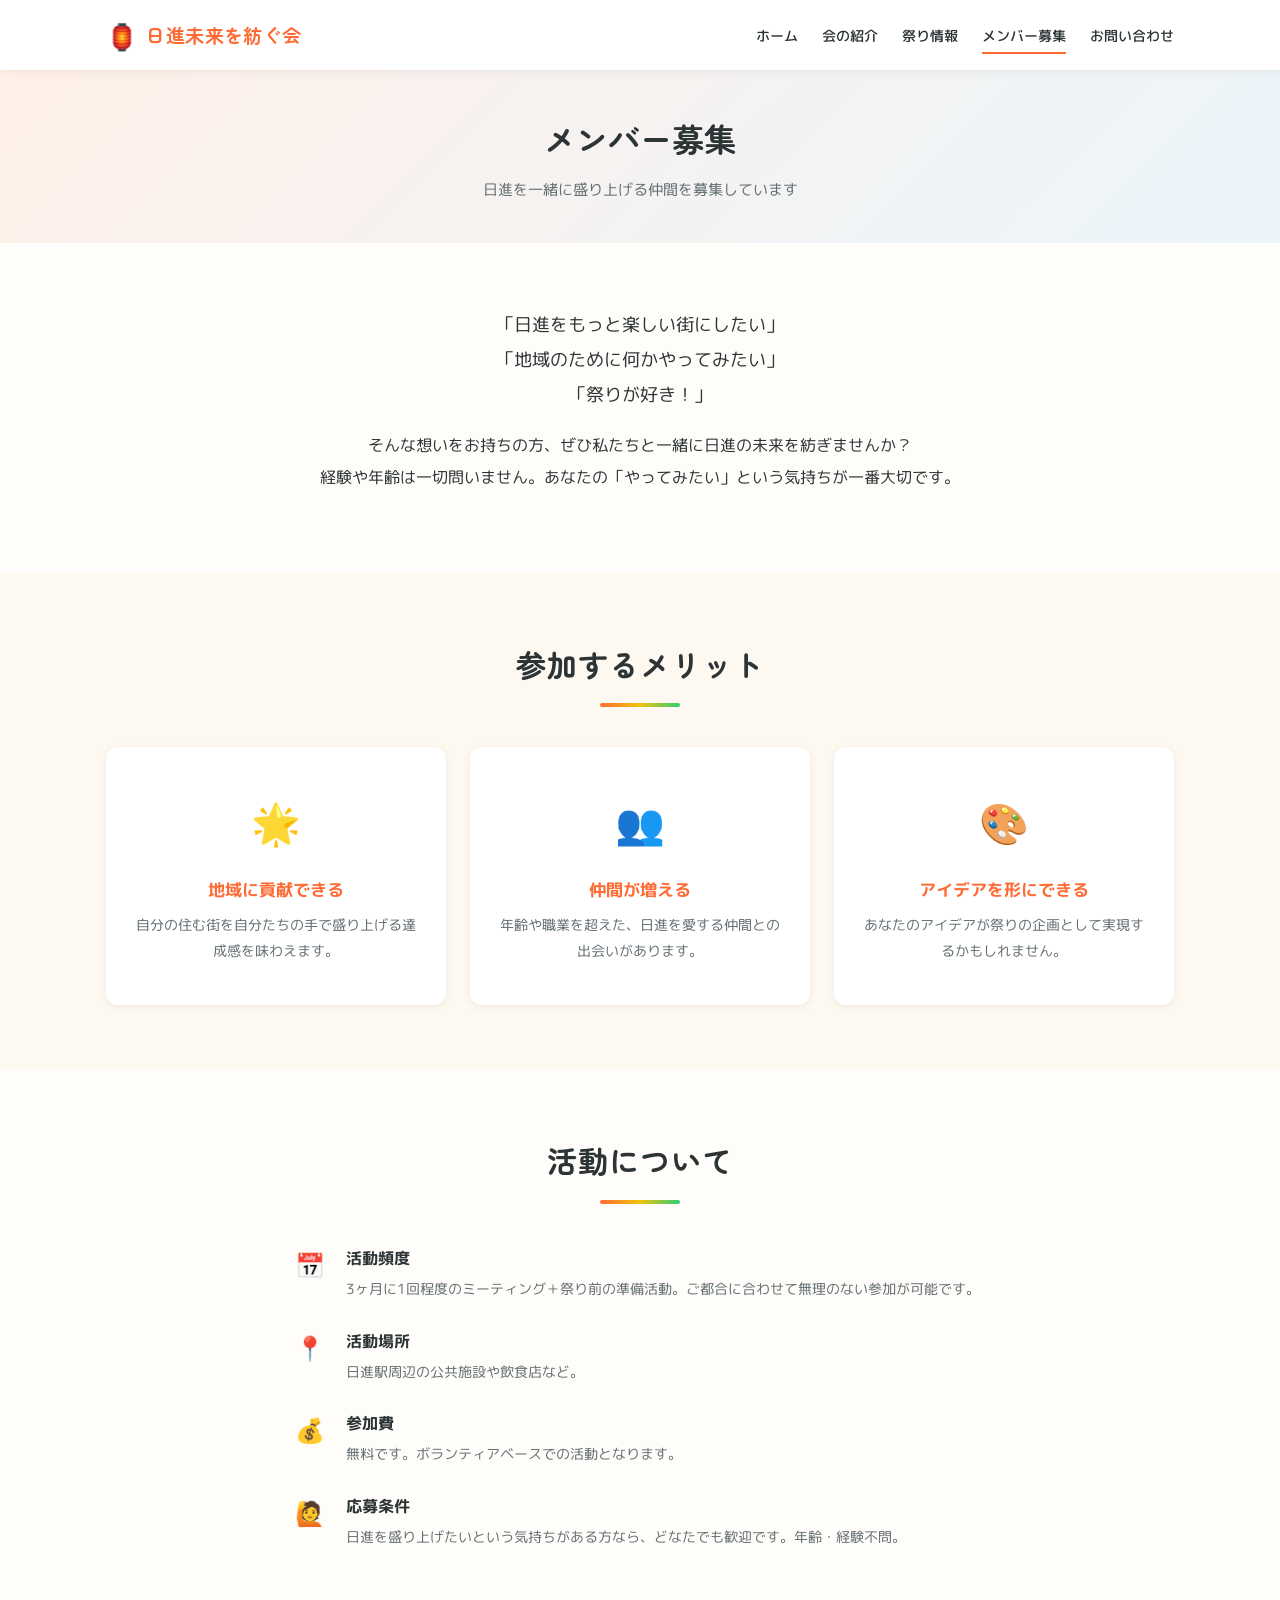
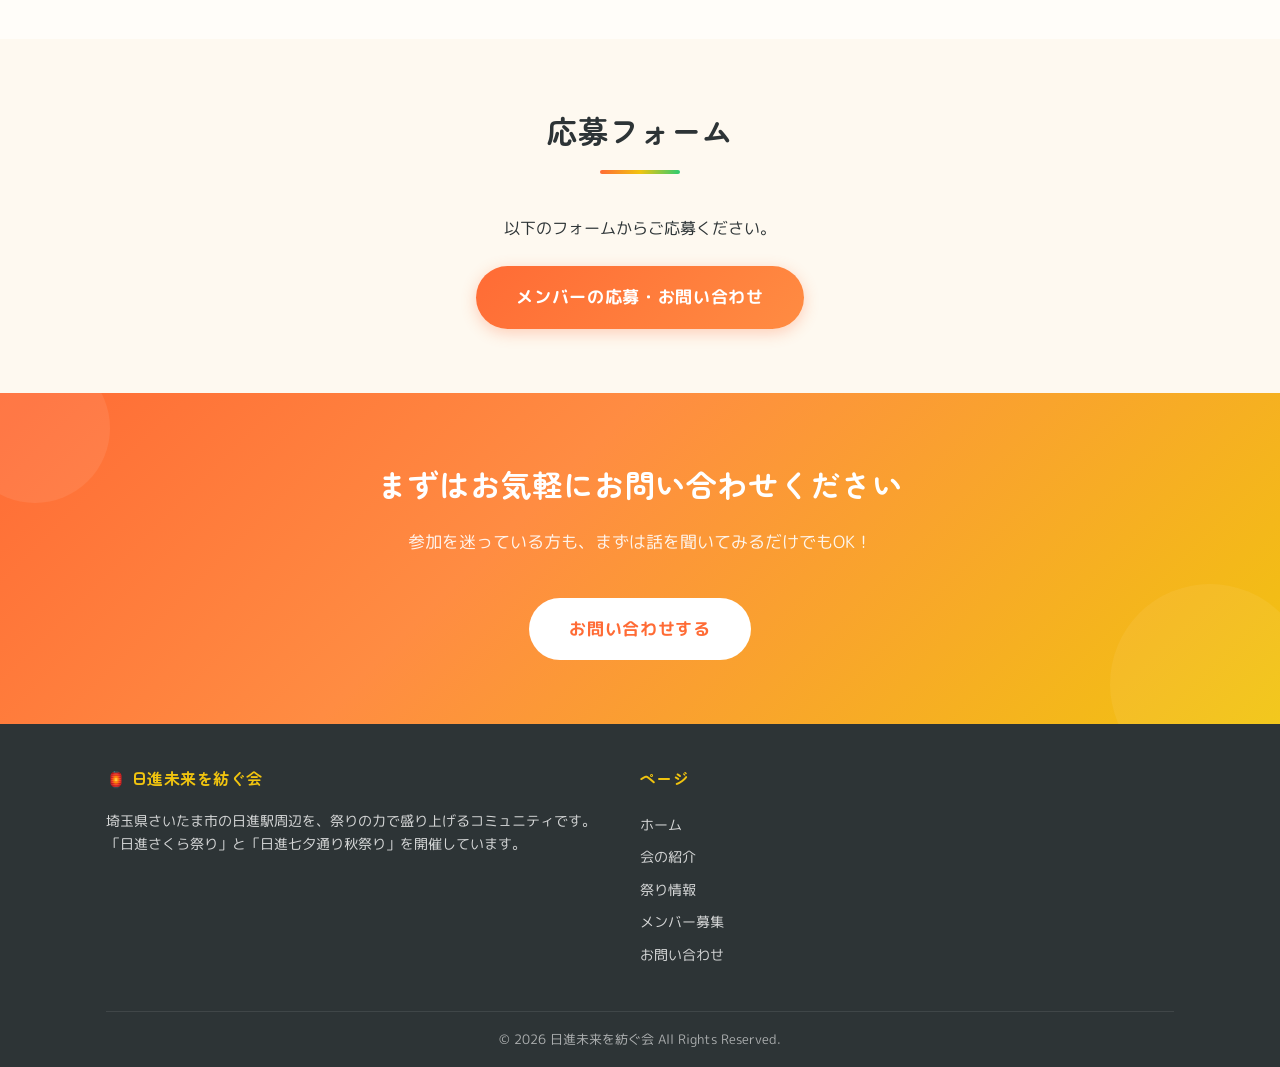
<file: join.html>
<!DOCTYPE html>
<html lang="ja">
<head>
  <meta charset="UTF-8">
  <meta name="viewport" content="width=device-width, initial-scale=1.0">
  <meta name="description" content="日進未来を紡ぐ会のメンバー募集ページ。一緒に日進を祭りで盛り上げる仲間を募集しています。">
  <title>メンバー募集 | 日進未来を紡ぐ会</title>
  <link rel="preconnect" href="https://fonts.googleapis.com">
  <link href="https://fonts.googleapis.com/css2?family=M+PLUS+Rounded+1c:wght@400;500;700;800&family=Zen+Maru+Gothic:wght@700&display=swap" rel="stylesheet">
  <link rel="stylesheet" href="css/style.css">
</head>
<body>

  <!-- ヘッダー -->
  <header class="header">
    <div class="header-inner">
      <a href="index.html" class="logo">
        <span class="logo-icon">🏮</span>
        <span>日進未来を紡ぐ会</span>
      </a>
      <button class="menu-toggle" onclick="document.querySelector('.nav').classList.toggle('open')" aria-label="メニュー">
        <span></span><span></span><span></span>
      </button>
      <nav class="nav">
        <ul class="nav-list">
          <li><a href="index.html">ホーム</a></li>
          <li><a href="about.html">会の紹介</a></li>
          <li><a href="festivals.html">祭り情報</a></li>
          <li><a href="join.html" class="active">メンバー募集</a></li>
          <li><a href="contact.html">お問い合わせ</a></li>
        </ul>
      </nav>
    </div>
  </header>

  <!-- ページヘッダー -->
  <section class="page-header">
    <div class="container">
      <h1>メンバー募集</h1>
      <p>日進を一緒に盛り上げる仲間を募集しています</p>
    </div>
  </section>

  <!-- 呼びかけ -->
  <section class="section">
    <div class="container">
      <div class="about-content" style="text-align: center;">
        <p style="font-size: 1.1rem;">
          「日進をもっと楽しい街にしたい」<br>
          「地域のために何かやってみたい」<br>
          「祭りが好き！」
        </p>
        <p>
          そんな想いをお持ちの方、ぜひ私たちと一緒に日進の未来を紡ぎませんか？<br>
          経験や年齢は一切問いません。あなたの「やってみたい」という気持ちが一番大切です。
        </p>
      </div>
    </div>
  </section>

  <!-- 参加メリット -->
  <section class="section section-alt">
    <div class="container">
      <h2 class="section-title">参加するメリット</h2>
      <div class="benefits-grid">
        <div class="benefit-card">
          <div class="benefit-icon">🌟</div>
          <h3>地域に貢献できる</h3>
          <p>自分の住む街を自分たちの手で盛り上げる達成感を味わえます。</p>
        </div>
        <div class="benefit-card">
          <div class="benefit-icon">👥</div>
          <h3>仲間が増える</h3>
          <p>年齢や職業を超えた、日進を愛する仲間との出会いがあります。</p>
        </div>
        <div class="benefit-card">
          <div class="benefit-icon">🎨</div>
          <h3>アイデアを形にできる</h3>
          <p>あなたのアイデアが祭りの企画として実現するかもしれません。</p>
        </div>
      </div>
    </div>
  </section>

  <!-- 活動について -->
  <section class="section">
    <div class="container">
      <h2 class="section-title">活動について</h2>
      <div class="join-info">
        <div class="join-info-item">
          <div class="join-info-icon">📅</div>
          <div>
            <h4>活動頻度</h4>
            <p>3ヶ月に1回程度のミーティング＋祭り前の準備活動。ご都合に合わせて無理のない参加が可能です。</p>
          </div>
        </div>
        <div class="join-info-item">
          <div class="join-info-icon">📍</div>
          <div>
            <h4>活動場所</h4>
            <p>日進駅周辺の公共施設や飲食店など。</p>
          </div>
        </div>
        <div class="join-info-item">
          <div class="join-info-icon">💰</div>
          <div>
            <h4>参加費</h4>
            <p>無料です。ボランティアベースでの活動となります。</p>
          </div>
        </div>
        <div class="join-info-item">
          <div class="join-info-icon">🙋</div>
          <div>
            <h4>応募条件</h4>
            <p>日進を盛り上げたいという気持ちがある方なら、どなたでも歓迎です。年齢・経験不問。</p>
          </div>
        </div>
      </div>
    </div>
  </section>

  <!-- 応募フォーム -->
  <section class="section section-alt">
    <div class="container">
      <h2 class="section-title">応募フォーム</h2>
      <div style="max-width: 700px; margin: 0 auto; text-align: center;">
        <p style="margin-bottom: var(--space-md);">以下のフォームからご応募ください。</p>
        <a href="https://forms.gle/bXw5ucu1r9WzK8cm6" target="_blank" class="btn btn-primary btn-large">メンバーの応募・お問い合わせ</a>
      </div>
    </div>
  </section>

  <!-- CTA -->
  <section class="cta-section">
    <div class="container">
      <h2>まずはお気軽にお問い合わせください</h2>
      <p>参加を迷っている方も、まずは話を聞いてみるだけでもOK！</p>
      <a href="contact.html" class="btn btn-large">お問い合わせする</a>
    </div>
  </section>

  <!-- フッター -->
  <footer class="footer">
    <div class="footer-inner">
      <div class="footer-content">
        <div class="footer-about">
          <h4>🏮 日進未来を紡ぐ会</h4>
          <p>埼玉県さいたま市の日進駅周辺を、祭りの力で盛り上げるコミュニティです。「日進さくら祭り」と「日進七夕通り秋祭り」を開催しています。</p>
        </div>
        <div>
          <h4>ページ</h4>
          <div class="footer-links">
            <a href="index.html">ホーム</a>
            <a href="about.html">会の紹介</a>
            <a href="festivals.html">祭り情報</a>
            <a href="join.html">メンバー募集</a>
            <a href="contact.html">お問い合わせ</a>
          </div>
        </div>
      </div>
      <div class="footer-bottom">
        <p>&copy; 2026 日進未来を紡ぐ会 All Rights Reserved.</p>
      </div>
    </div>
  </footer>

</body>
</html>
</file>
<file: css/style.css>
/* ===================================
   日進未来を紡ぐ会 - 共通スタイルシート
   =================================== */

/* リセット & ベース */
*,
*::before,
*::after {
  margin: 0;
  padding: 0;
  box-sizing: border-box;
}

:root {
  /* カラーパレット - ポップ＆楽しい */
  --color-primary: #ff6b35;      /* ビビッドオレンジ */
  --color-primary-light: #fff0e8;
  --color-secondary: #2ecc71;    /* 元気なグリーン */
  --color-secondary-light: #e8f8ef;
  --color-accent: #3498db;       /* 明るいブルー */
  --color-accent-light: #ebf5fb;
  --color-warm: #f1c40f;         /* 元気イエロー */
  --color-spring: #ff8fb1;       /* 春ピンク */
  --color-summer: #45b7d1;       /* 夏ブルー */
  --color-autumn: #e67e22;       /* 秋オレンジ */
  --color-purple: #a855f7;       /* アクセントパープル */
  --color-text: #2d3436;
  --color-text-light: #636e72;
  --color-bg: #fffdf9;
  --color-bg-alt: #fef9f0;
  --color-white: #ffffff;
  --color-border: #e8ddd0;

  /* フォント - 丸ゴシックでやわらかく */
  --font-main: "M PLUS Rounded 1c", "Hiragino Maru Gothic Pro", sans-serif;
  --font-accent: "Zen Maru Gothic", "Hiragino Maru Gothic Pro", sans-serif;

  /* スペーシング */
  --space-xs: 0.5rem;
  --space-sm: 1rem;
  --space-md: 1.5rem;
  --space-lg: 2.5rem;
  --space-xl: 4rem;

  /* ボーダー */
  --radius-sm: 8px;
  --radius-md: 12px;
  --radius-lg: 20px;
  --radius-full: 9999px;

  /* シャドウ */
  --shadow-sm: 0 2px 8px rgba(0, 0, 0, 0.06);
  --shadow-md: 0 4px 16px rgba(0, 0, 0, 0.08);
  --shadow-lg: 0 8px 32px rgba(0, 0, 0, 0.1);

  /* レイアウト */
  --max-width: 1100px;
  --header-height: 70px;
}

html {
  font-size: 16px;
  scroll-behavior: smooth;
}

body {
  font-family: var(--font-main);
  color: var(--color-text);
  background-color: var(--color-bg);
  line-height: 1.8;
  min-height: 100vh;
  display: flex;
  flex-direction: column;
}

a {
  color: var(--color-primary);
  text-decoration: none;
  transition: color 0.2s;
}

a:hover {
  color: var(--color-secondary);
}

img {
  max-width: 100%;
  height: auto;
  display: block;
}

ul, ol {
  list-style: none;
}

/* ===================================
   ヘッダー
   =================================== */
.header {
  background: var(--color-white);
  box-shadow: var(--shadow-sm);
  position: sticky;
  top: 0;
  z-index: 100;
  height: var(--header-height);
}

.header-inner {
  max-width: var(--max-width);
  margin: 0 auto;
  padding: 0 var(--space-sm);
  display: flex;
  align-items: center;
  justify-content: space-between;
  height: 100%;
}

.logo {
  display: flex;
  align-items: center;
  gap: var(--space-xs);
  font-family: var(--font-accent);
  font-size: 1.2rem;
  font-weight: 700;
  color: var(--color-primary);
  text-decoration: none;
  letter-spacing: 0.02em;
}

.logo-icon {
  font-size: 1.6rem;
}

.nav-list {
  display: flex;
  gap: var(--space-md);
}

.nav-list a {
  color: var(--color-text);
  font-size: 0.9rem;
  font-weight: 500;
  padding: var(--space-xs) 0;
  position: relative;
}

.nav-list a::after {
  content: "";
  position: absolute;
  bottom: 0;
  left: 0;
  width: 0;
  height: 2px;
  background: var(--color-primary);
  transition: width 0.3s;
}

.nav-list a:hover::after,
.nav-list a.active::after {
  width: 100%;
}

.nav-list a:hover {
  color: var(--color-primary);
}

/* ハンバーガーメニュー */
.menu-toggle {
  display: none;
  background: none;
  border: none;
  cursor: pointer;
  padding: var(--space-xs);
}

.menu-toggle span {
  display: block;
  width: 24px;
  height: 2px;
  background: var(--color-text);
  margin: 6px 0;
  transition: all 0.3s;
}

/* ===================================
   フッター
   =================================== */
.footer {
  background: var(--color-text);
  color: var(--color-white);
  margin-top: auto;
  padding: var(--space-lg) 0 var(--space-sm);
}

.footer-inner {
  max-width: var(--max-width);
  margin: 0 auto;
  padding: 0 var(--space-sm);
}

.footer-content {
  display: grid;
  grid-template-columns: 2fr 1fr 1fr;
  gap: var(--space-lg);
  margin-bottom: var(--space-lg);
}

.footer-about p {
  font-size: 0.85rem;
  line-height: 1.7;
  opacity: 0.8;
  margin-top: var(--space-xs);
}

.footer h4 {
  font-family: var(--font-accent);
  font-size: 1rem;
  margin-bottom: var(--space-sm);
  color: var(--color-warm);
  letter-spacing: 0.03em;
}

.footer-links a {
  display: block;
  color: var(--color-white);
  opacity: 0.8;
  font-size: 0.85rem;
  padding: 4px 0;
}

.footer-links a:hover {
  opacity: 1;
  color: var(--color-warm);
}

.footer-bottom {
  border-top: 1px solid rgba(255, 255, 255, 0.15);
  padding-top: var(--space-sm);
  text-align: center;
  font-size: 0.8rem;
  opacity: 0.6;
}

/* ===================================
   共通コンポーネント
   =================================== */

/* コンテナ */
.container {
  max-width: var(--max-width);
  margin: 0 auto;
  padding: 0 var(--space-sm);
}

/* セクション */
.section {
  padding: var(--space-xl) 0;
}

.section-alt {
  background: var(--color-bg-alt);
}

/* セクションタイトル */
.section-title {
  font-family: var(--font-accent);
  font-size: 1.9rem;
  font-weight: 700;
  text-align: center;
  margin-bottom: var(--space-lg);
  position: relative;
  padding-bottom: var(--space-sm);
  color: var(--color-text);
  letter-spacing: 0.03em;
}

.section-title::after {
  content: "";
  position: absolute;
  bottom: 0;
  left: 50%;
  transform: translateX(-50%);
  width: 80px;
  height: 4px;
  background: linear-gradient(90deg, var(--color-primary), var(--color-warm), var(--color-secondary));
  border-radius: var(--radius-full);
}

.section-subtitle {
  text-align: center;
  color: var(--color-text-light);
  margin-top: calc(-1 * var(--space-md));
  margin-bottom: var(--space-lg);
  font-size: 0.95rem;
}

/* ボタン */
.btn {
  display: inline-block;
  padding: 0.85rem 2.2rem;
  border-radius: var(--radius-full);
  font-family: var(--font-main);
  font-weight: 700;
  font-size: 1rem;
  text-align: center;
  cursor: pointer;
  transition: all 0.3s;
  border: none;
  text-decoration: none;
  letter-spacing: 0.04em;
}

.btn-primary {
  background: linear-gradient(135deg, var(--color-primary), #ff8c42);
  color: var(--color-white);
  box-shadow: 0 4px 15px rgba(255, 107, 53, 0.3);
}

.btn-primary:hover {
  background: linear-gradient(135deg, #e55a2b, var(--color-primary));
  color: var(--color-white);
  transform: translateY(-3px);
  box-shadow: 0 6px 20px rgba(255, 107, 53, 0.4);
}

.btn-outline {
  background: transparent;
  color: var(--color-primary);
  border: 2px solid var(--color-primary);
}

.btn-outline:hover {
  background: var(--color-primary);
  color: var(--color-white);
  transform: translateY(-2px);
}

.btn-large {
  padding: 1rem 2.5rem;
  font-size: 1.05rem;
}

/* カード */
.card {
  background: var(--color-white);
  border-radius: var(--radius-lg);
  box-shadow: var(--shadow-sm);
  overflow: hidden;
  transition: transform 0.3s, box-shadow 0.3s;
  border: 2px solid transparent;
}

.card:hover {
  transform: translateY(-6px) rotate(-0.5deg);
  box-shadow: 0 8px 30px rgba(255, 107, 53, 0.15);
  border-color: var(--color-primary-light);
}

.card-body {
  padding: var(--space-md);
}

.card-image {
  width: 100%;
  height: 200px;
  object-fit: cover;
  background: var(--color-bg-alt);
  display: flex;
  align-items: center;
  justify-content: center;
  font-size: 3rem;
}

/* タグ */
.tag {
  display: inline-block;
  padding: 0.3rem 0.9rem;
  border-radius: var(--radius-full);
  font-size: 0.8rem;
  font-weight: 700;
  letter-spacing: 0.05em;
}

.tag-spring {
  background: linear-gradient(135deg, #fce4ec, #f8bbd0);
  color: #d81b60;
}

.tag-summer {
  background: linear-gradient(135deg, #e0f7fa, #b2ebf2);
  color: #00838f;
}

.tag-autumn {
  background: linear-gradient(135deg, #fff3e0, #ffe0b2);
  color: #e65100;
}

/* ===================================
   ヒーローセクション
   =================================== */
.hero {
  text-align: center;
  position: relative;
  overflow: hidden;
}

.hero-image-wrapper {
  position: relative;
  max-width: 800px;
  margin: 0 auto;
  height: 280px;
  overflow: hidden;
  border-radius: var(--radius-lg);
}

.hero-image-wrapper img {
  width: 100%;
  height: 100%;
  object-fit: cover;
  object-position: center 40%;
}

.hero-image-overlay {
  position: absolute;
  inset: 0;
  background: linear-gradient(
    180deg,
    rgba(0, 0, 0, 0.1) 0%,
    rgba(0, 0, 0, 0.25) 100%
  );
}

.hero-text {
  background: linear-gradient(135deg, #fff5ed 0%, #fef3e2 30%, #eef7ff 70%, #f0faf4 100%);
  padding: var(--space-lg) 0;
  position: relative;
}

.hero-content {
  position: relative;
  z-index: 1;
  width: 100%;
}

.hero-badge {
  display: inline-block;
  background: var(--color-white);
  padding: 0.4rem 1.2rem;
  border-radius: var(--radius-full);
  font-size: 0.85rem;
  font-weight: 600;
  color: var(--color-primary);
  margin-bottom: var(--space-md);
  box-shadow: var(--shadow-sm);
}

.hero h1 {
  font-family: var(--font-accent);
  font-size: 2.8rem;
  font-weight: 700;
  line-height: 1.5;
  margin-bottom: var(--space-sm);
  color: var(--color-text);
  letter-spacing: 0.04em;
}

.hero h1 em {
  font-style: normal;
  color: var(--color-primary);
  background: linear-gradient(transparent 60%, rgba(255, 107, 53, 0.15) 60%);
  padding: 0 0.1em;
}

.hero-description {
  font-size: 1.05rem;
  color: var(--color-text-light);
  max-width: 600px;
  margin: 0 auto var(--space-lg);
  line-height: 1.9;
}

.hero-actions {
  display: flex;
  gap: var(--space-sm);
  justify-content: center;
  flex-wrap: wrap;
}

.hero-btn-outline {
  background: transparent;
  color: var(--color-primary);
  border: 2px solid var(--color-primary);
}

.hero-btn-outline:hover {
  background: var(--color-primary);
  color: var(--color-white);
  transform: translateY(-2px);
}

/* ===================================
   祭りカード
   =================================== */
.festivals-grid {
  display: grid;
  grid-template-columns: repeat(3, 1fr);
  gap: var(--space-md);
}

.festival-card {
  text-align: center;
}

.festival-card .card-image {
  height: 160px;
  font-size: 4rem;
}

.festival-card h3 {
  font-size: 1.15rem;
  margin-bottom: var(--space-xs);
}

.festival-card .festival-period {
  font-size: 0.85rem;
  color: var(--color-text-light);
  margin-bottom: var(--space-xs);
}

/* ===================================
   お知らせ
   =================================== */
.news-list {
  max-width: 700px;
  margin: 0 auto;
}

.news-item {
  display: flex;
  gap: var(--space-sm);
  padding: var(--space-sm) 0;
  border-bottom: 1px solid var(--color-border);
  align-items: baseline;
}

.news-date {
  font-size: 0.85rem;
  color: var(--color-text-light);
  white-space: nowrap;
  min-width: 100px;
}

.news-text {
  font-size: 0.95rem;
}

/* ===================================
   CTA セクション
   =================================== */
.cta-section {
  background: linear-gradient(135deg, var(--color-primary) 0%, #ff8c42 40%, var(--color-warm) 100%);
  padding: var(--space-xl) 0;
  text-align: center;
  color: var(--color-white);
  position: relative;
  overflow: hidden;
}

.cta-section::before {
  content: "";
  position: absolute;
  top: -40px;
  left: -40px;
  width: 150px;
  height: 150px;
  background: rgba(255, 255, 255, 0.08);
  border-radius: 50%;
}

.cta-section::after {
  content: "";
  position: absolute;
  bottom: -60px;
  right: -30px;
  width: 200px;
  height: 200px;
  background: rgba(255, 255, 255, 0.06);
  border-radius: 50%;
}

.cta-section h2 {
  font-family: var(--font-accent);
  font-size: 1.9rem;
  margin-bottom: var(--space-sm);
  letter-spacing: 0.03em;
}

.cta-section p {
  font-size: 1.05rem;
  opacity: 0.9;
  margin-bottom: var(--space-lg);
  max-width: 500px;
  margin-left: auto;
  margin-right: auto;
}

.cta-section .btn {
  background: var(--color-white);
  color: var(--color-primary);
}

.cta-section .btn:hover {
  transform: translateY(-2px);
  box-shadow: var(--shadow-lg);
}

/* ===================================
   ページヘッダー（下層ページ共通）
   =================================== */
.page-header {
  background: linear-gradient(135deg, var(--color-primary-light) 0%, var(--color-accent-light) 100%);
  padding: var(--space-lg) 0;
  text-align: center;
}

.page-header h1 {
  font-family: var(--font-accent);
  font-size: 2rem;
  margin-bottom: var(--space-xs);
}

.page-header p {
  color: var(--color-text-light);
  font-size: 0.95rem;
}

/* ===================================
   Aboutページ
   =================================== */
.vision-grid {
  display: grid;
  grid-template-columns: repeat(3, 1fr);
  gap: var(--space-md);
}

.vision-item {
  text-align: center;
  padding: var(--space-md);
}

.vision-icon {
  font-size: 2.5rem;
  margin-bottom: var(--space-sm);
}

.vision-item h3 {
  font-size: 1.1rem;
  margin-bottom: var(--space-xs);
  color: var(--color-primary);
}

.about-content {
  max-width: 750px;
  margin: 0 auto;
}

.about-content p {
  margin-bottom: var(--space-sm);
  line-height: 2;
}

.info-table {
  width: 100%;
  border-collapse: collapse;
  margin-top: var(--space-sm);
}

.info-table th,
.info-table td {
  padding: var(--space-sm);
  border-bottom: 1px solid var(--color-border);
  text-align: left;
  font-size: 0.95rem;
}

.info-table th {
  width: 140px;
  background: var(--color-bg-alt);
  font-weight: 600;
  color: var(--color-primary);
  border-radius: var(--radius-sm) 0 0 var(--radius-sm);
}

/* ===================================
   Festivalsページ
   =================================== */
.festival-detail {
  display: grid;
  grid-template-columns: 1fr 1fr;
  gap: var(--space-lg);
  align-items: center;
  margin-bottom: var(--space-xl);
}

.festival-detail:nth-child(even) {
  direction: rtl;
}

.festival-detail:nth-child(even) > * {
  direction: ltr;
}

.festival-visual {
  background: var(--color-bg-alt);
  border-radius: var(--radius-lg);
  height: 280px;
  display: flex;
  align-items: center;
  justify-content: center;
  font-size: 5rem;
}

.festival-info h3 {
  font-family: var(--font-accent);
  font-size: 1.5rem;
  margin-bottom: var(--space-xs);
}

.festival-info .festival-period {
  color: var(--color-text-light);
  font-size: 0.9rem;
  margin-bottom: var(--space-sm);
}

.festival-info p {
  line-height: 1.9;
  margin-bottom: var(--space-sm);
}

.festival-status {
  display: inline-block;
  padding: 0.3rem 1rem;
  border-radius: var(--radius-full);
  font-size: 0.8rem;
  font-weight: 600;
}

.status-planning {
  background: #fff3e0;
  color: #e65100;
}

.status-active {
  background: #e8f5e9;
  color: #2e7d32;
}

/* タイムライン */
.timeline {
  max-width: 700px;
  margin: 0 auto;
  position: relative;
}

.timeline::before {
  content: "";
  position: absolute;
  left: 20px;
  top: 0;
  bottom: 0;
  width: 3px;
  background: var(--color-border);
  border-radius: var(--radius-full);
}

.timeline-item {
  display: flex;
  gap: var(--space-md);
  margin-bottom: var(--space-md);
  position: relative;
}

.timeline-dot {
  width: 42px;
  height: 42px;
  border-radius: 50%;
  display: flex;
  align-items: center;
  justify-content: center;
  font-size: 1.2rem;
  flex-shrink: 0;
  position: relative;
  z-index: 1;
}

.timeline-content {
  background: var(--color-white);
  padding: var(--space-sm) var(--space-md);
  border-radius: var(--radius-md);
  box-shadow: var(--shadow-sm);
  flex-grow: 1;
}

.timeline-content h4 {
  font-size: 1rem;
  margin-bottom: 0.25rem;
}

.timeline-content p {
  font-size: 0.9rem;
  color: var(--color-text-light);
}

/* ===================================
   Joinページ
   =================================== */
.benefits-grid {
  display: grid;
  grid-template-columns: repeat(3, 1fr);
  gap: var(--space-md);
}

.benefit-card {
  text-align: center;
  padding: var(--space-lg) var(--space-md);
  background: var(--color-white);
  border-radius: var(--radius-md);
  box-shadow: var(--shadow-sm);
}

.benefit-icon {
  font-size: 2.5rem;
  margin-bottom: var(--space-sm);
}

.benefit-card h3 {
  font-size: 1.05rem;
  margin-bottom: var(--space-xs);
  color: var(--color-primary);
}

.benefit-card p {
  font-size: 0.9rem;
  color: var(--color-text-light);
}

.join-info {
  max-width: 700px;
  margin: 0 auto;
}

.join-info-item {
  display: flex;
  gap: var(--space-sm);
  margin-bottom: var(--space-md);
  align-items: flex-start;
}

.join-info-icon {
  font-size: 1.5rem;
  flex-shrink: 0;
  width: 40px;
  text-align: center;
}

.join-info-item h4 {
  font-size: 1rem;
  margin-bottom: 0.25rem;
}

.join-info-item p {
  font-size: 0.9rem;
  color: var(--color-text-light);
}

.form-placeholder {
  background: var(--color-bg-alt);
  border: 2px dashed var(--color-border);
  border-radius: var(--radius-md);
  padding: var(--space-xl) var(--space-md);
  text-align: center;
  max-width: 700px;
  margin: 0 auto;
}

.form-placeholder p {
  color: var(--color-text-light);
  font-size: 0.95rem;
}

/* ===================================
   Contactページ
   =================================== */
.contact-grid {
  display: grid;
  grid-template-columns: 1fr 1fr;
  gap: var(--space-lg);
  max-width: 800px;
  margin: 0 auto;
}

.contact-info-card {
  background: var(--color-white);
  padding: var(--space-lg);
  border-radius: var(--radius-md);
  box-shadow: var(--shadow-sm);
}

.contact-info-card h3 {
  font-size: 1.1rem;
  margin-bottom: var(--space-sm);
  color: var(--color-primary);
}

.contact-item {
  display: flex;
  gap: var(--space-xs);
  margin-bottom: var(--space-sm);
  align-items: center;
  font-size: 0.95rem;
}

.contact-item span:first-child {
  font-size: 1.2rem;
}

/* ===================================
   レスポンシブ
   =================================== */
@media (max-width: 768px) {
  :root {
    --space-xl: 2.5rem;
  }

  /* ハンバーガーメニュー表示 */
  .menu-toggle {
    display: block;
  }

  .nav {
    display: none;
    position: absolute;
    top: var(--header-height);
    left: 0;
    right: 0;
    background: var(--color-white);
    box-shadow: var(--shadow-md);
    padding: var(--space-sm);
  }

  .nav.open {
    display: block;
  }

  .nav-list {
    flex-direction: column;
    gap: 0;
  }

  .nav-list a {
    display: block;
    padding: var(--space-sm);
    border-bottom: 1px solid var(--color-border);
  }

  .nav-list a::after {
    display: none;
  }

  /* ヒーロー */
  .hero-image-wrapper {
    height: 280px;
  }

  .hero h1 {
    font-size: 1.8rem;
  }

  .hero-description {
    font-size: 0.95rem;
  }

  .hero-actions {
    flex-direction: column;
    align-items: center;
  }

  /* グリッド */
  .festivals-grid,
  .vision-grid,
  .benefits-grid {
    grid-template-columns: 1fr;
    gap: var(--space-sm);
  }

  .festival-detail {
    grid-template-columns: 1fr;
  }

  .festival-detail:nth-child(even) {
    direction: ltr;
  }

  .festival-visual {
    height: 200px;
  }

  /* フッター */
  .footer-content {
    grid-template-columns: 1fr;
    gap: var(--space-md);
  }

  /* ニュース */
  .news-item {
    flex-direction: column;
    gap: 0.25rem;
  }

  /* Contact */
  .contact-grid {
    grid-template-columns: 1fr;
  }

  /* セクションタイトル */
  .section-title {
    font-size: 1.5rem;
  }

  .page-header h1 {
    font-size: 1.6rem;
  }
}

@media (max-width: 480px) {
  html {
    font-size: 15px;
  }

  .hero h1 {
    font-size: 1.5rem;
  }
}
</file>
